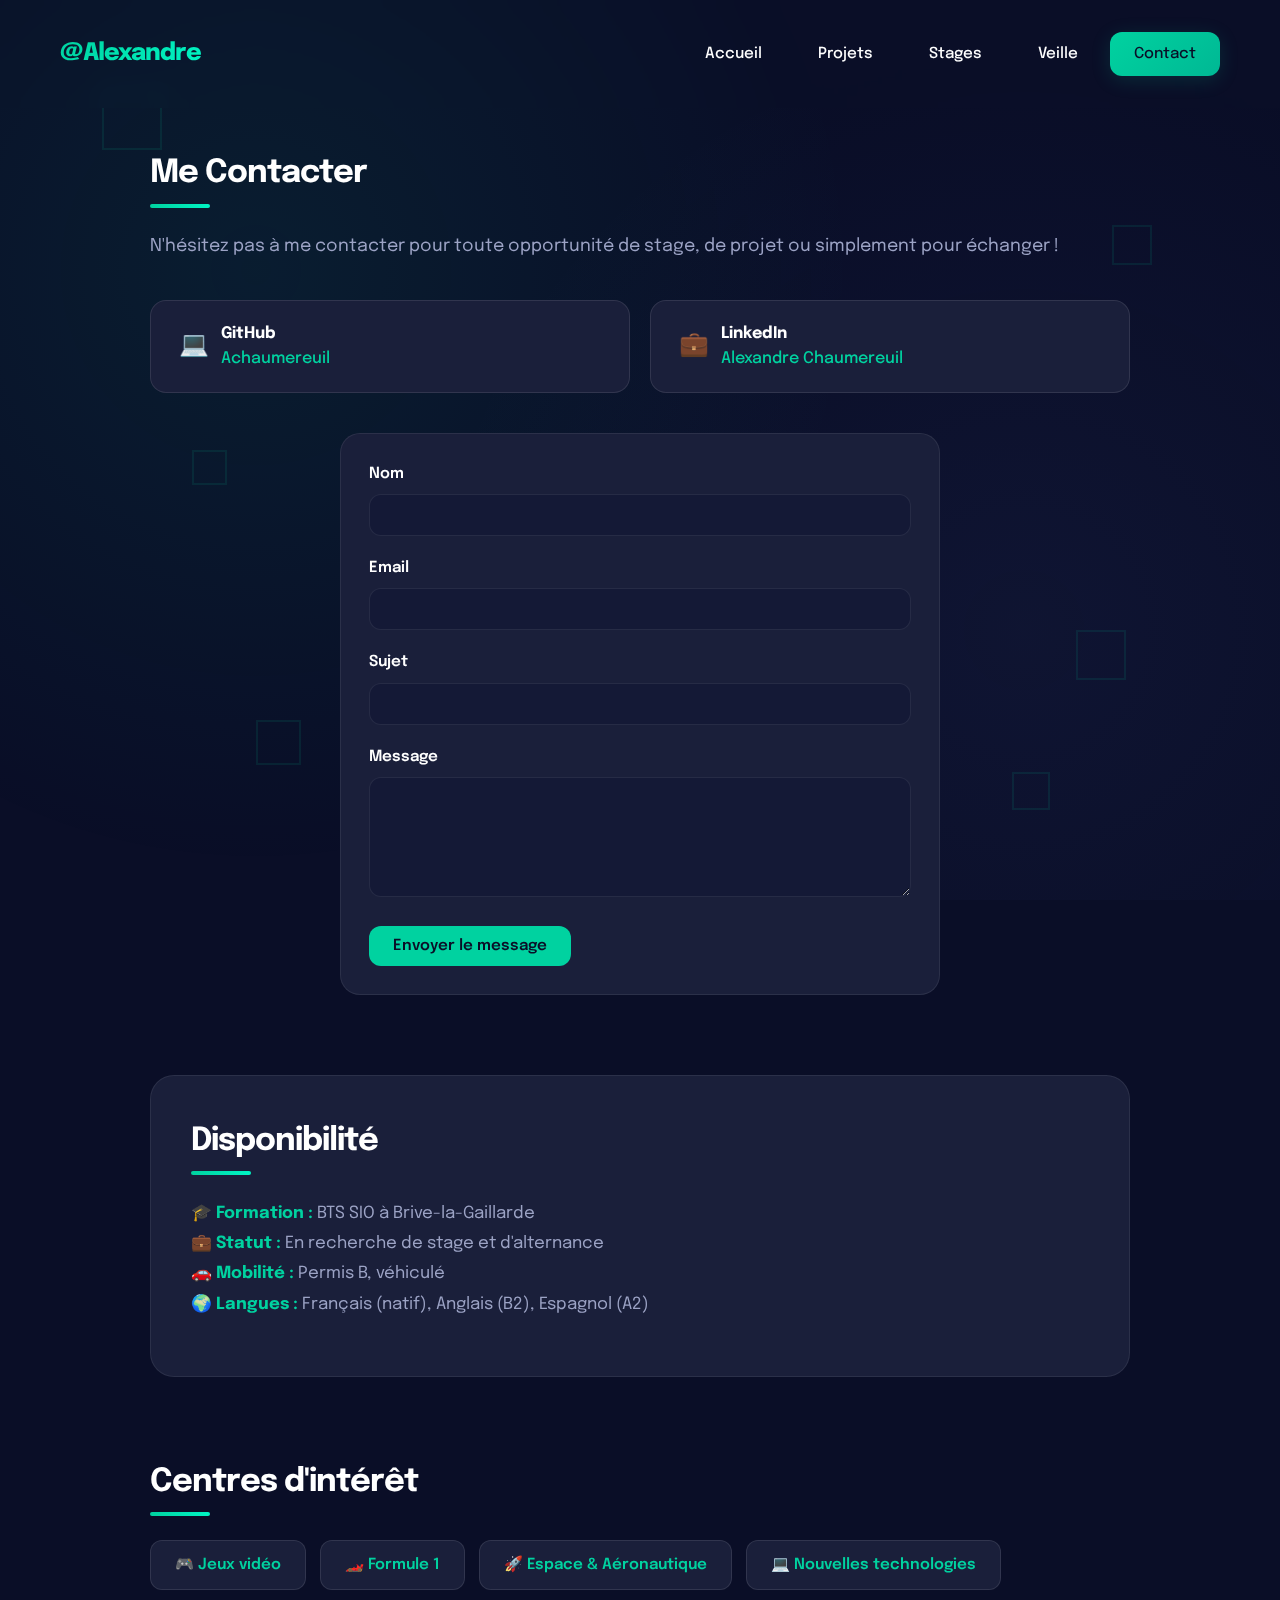
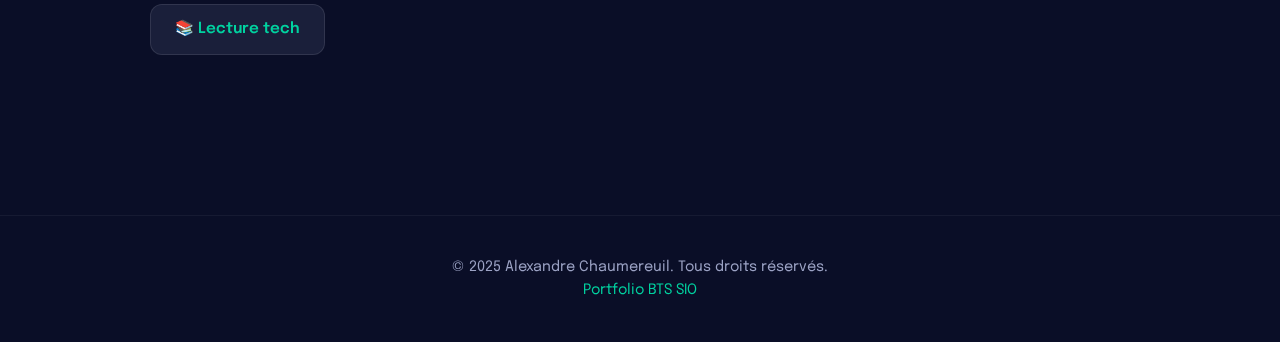
<file: contact.html>
<!DOCTYPE html>
<html lang="fr">
<head>
    <meta charset="UTF-8">
    <meta name="viewport" content="width=device-width, initial-scale=1.0">
    <title>Contact - Alexandre Chaumereuil</title>
    <link rel="stylesheet" href="Portfoliostyle.css">
</head>
<body>
    <div class="square square1"></div>
    <div class="square square2"></div>
    <div class="square square3"></div>
    <div class="square square4"></div>
    <div class="square square5"></div>
    <div class="square square6"></div>
    
    <header>
        <div class="logo">@Alexandre</div>
        <nav>
            <a href="index.html">Accueil</a>
            <a href="projets.html">Projets</a>
            <a href="stage.html">Stages</a>
            <a href="veille_informatique.html">Veille</a>
            <a href="contact.html" class="active">Contact</a>
        </nav>
    </header>
    
    <main>
        <section>
            <div class="section-title">Me Contacter</div>
            <p style="color:var(--muted);margin-bottom:40px;font-size:1.1em;">
                N'hésitez pas à me contacter pour toute opportunité de stage, de projet ou simplement pour échanger !
            </p>
            
            <div class="contact-list"> 
                <div class="contact-card">
                    <span style="font-size:1.5em;">💻</span>
                    <div>
                        <strong>GitHub</strong><br>
                        <a href="https://github.com/Achaumereuil" target="_blank" rel="noopener">Achaumereuil</a>
                    </div>
                </div>
                <div class="contact-card">
                    <span style="font-size:1.5em;">💼</span>
                    <div>
                        <strong>LinkedIn</strong><br>
                        <a href="#">Alexandre Chaumereuil</a>
                    </div>
                </div>
            </div>
            
            <form class="contact-form" action="#" method="post">
                <label for="name">Nom</label>
                <input type="text" id="name" name="name" required>
                
                <label for="email">Email</label>
                <input type="email" id="email" name="email" required>
                
                <label for="subject">Sujet</label>
                <input type="text" id="subject" name="subject" required>
                
                <label for="message">Message</label>
                <textarea id="message" name="message" required></textarea>
                
                <button type="submit">Envoyer le message</button>
            </form>
        </section>
        
        <section style="margin-top:60px;padding:40px;background:var(--card-bg);border-radius:24px;border:1px solid rgba(255,255,255,0.08);">
            <div class="section-title">Disponibilité</div>
            <div style="color:var(--muted);font-size:1.05em;line-height:1.8;">
                <p style="margin-bottom:16px;">
                    🎓 <strong style="color:var(--jade);">Formation :</strong> BTS SIO à Brive-la-Gaillarde<br>
                    💼 <strong style="color:var(--jade);">Statut :</strong> En recherche de stage et d'alternance<br>
                    🚗 <strong style="color:var(--jade);">Mobilité :</strong> Permis B, véhiculé<br>
                    🌍 <strong style="color:var(--jade);">Langues :</strong> Français (natif), Anglais (B2), Espagnol (A2)
                </p>
            </div>
        </section>
        
        <section style="margin-top:60px;">
            <div class="section-title">Centres d'intérêt</div>
            <div class="skills">
                <div class="skill">🎮 Jeux vidéo</div>
                <div class="skill">🏎️ Formule 1</div>
                <div class="skill">🚀 Espace & Aéronautique</div>
                <div class="skill">💻 Nouvelles technologies</div>
                <div class="skill">📚 Lecture tech</div>
            </div>
        </section>
    </main>
    
    <footer>
        &copy; 2025 Alexandre Chaumereuil. Tous droits réservés.<br>
        <span style="color:var(--jade);">Portfolio BTS SIO</span>
    </footer>
</body>
</html>
</file>
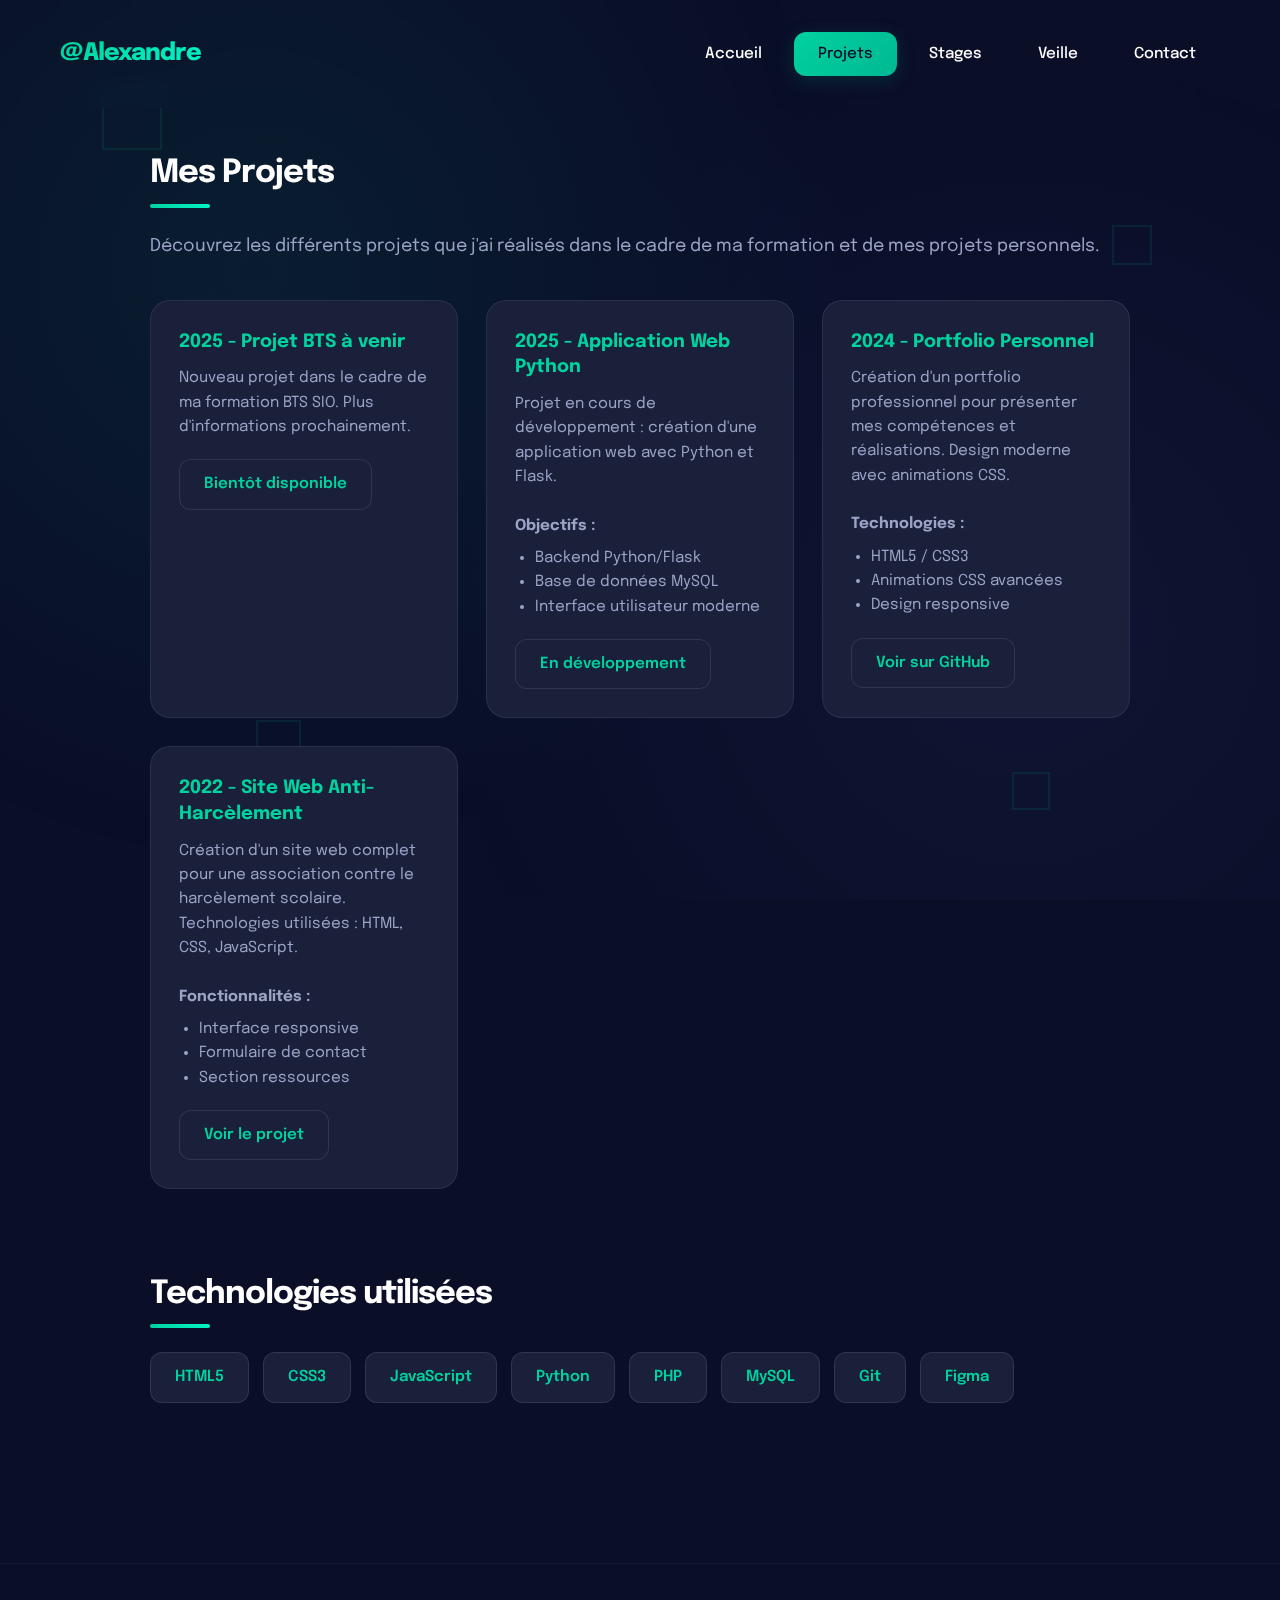
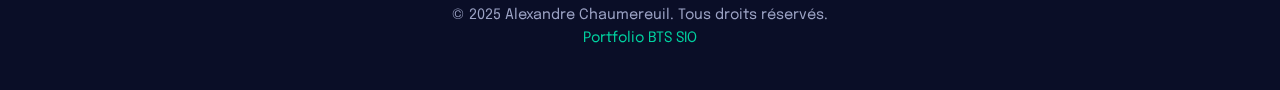
<file: projets.html>
<!DOCTYPE html>
<html lang="fr">
<head>
    <meta charset="UTF-8">
    <meta name="viewport" content="width=device-width, initial-scale=1.0">
    <title>Projets - Alexandre Chaumereuil</title>
    <link rel="stylesheet" href="Portfoliostyle.css">
</head>
<body>
    <div class="square square1"></div>
    <div class="square square2"></div>
    <div class="square square3"></div>
    <div class="square square4"></div>
    <div class="square square5"></div>
    <div class="square square6"></div>
    
    <header>
        <div class="logo">@Alexandre</div>
        <nav>
            <a href="index.html">Accueil</a>
            <a href="projets.html" class="active">Projets</a>
            <a href="stage.html">Stages</a>
            <a href="veille_informatique.html">Veille</a>
            <a href="contact.html">Contact</a>
        </nav>
    </header>
    
    <main>
        <section>
            <div class="section-title">Mes Projets</div>
            <p style="color:var(--muted);margin-bottom:40px;font-size:1.1em;">
                Découvrez les différents projets que j'ai réalisés dans le cadre de ma formation et de mes projets personnels.
            </p>
            
            <div class="projects">
                <div class="project-card">
                    <div class="project-title">2025 - Projet BTS à venir</div>
                    <div class="project-desc">
                        Nouveau projet dans le cadre de ma formation BTS SIO.
                        Plus d'informations prochainement.
                    </div>
                    <a class="skill" href="#">Bientôt disponible</a>
                </div>
                
                <div class="project-card">
                    <div class="project-title">2025 - Application Web Python</div>
                    <div class="project-desc">
                        Projet en cours de développement : création d'une application web avec Python et Flask.
                        <br><br>
                        <strong>Objectifs :</strong>
                        <ul style="margin-top:8px;padding-left:20px;color:var(--muted);">
                            <li>Backend Python/Flask</li>
                            <li>Base de données MySQL</li>
                            <li>Interface utilisateur moderne</li>
                        </ul>
                    </div>
                    <a class="skill" href="#">En développement</a>
                </div>
                
                <div class="project-card">
                    <div class="project-title">2024 - Portfolio Personnel</div>
                    <div class="project-desc">
                        Création d'un portfolio professionnel pour présenter mes compétences et réalisations.
                        Design moderne avec animations CSS.
                        <br><br>
                        <strong>Technologies :</strong>
                        <ul style="margin-top:8px;padding-left:20px;color:var(--muted);">
                            <li>HTML5 / CSS3</li>
                            <li>Animations CSS avancées</li>
                            <li>Design responsive</li>
                        </ul>
                    </div>
                    <a class="skill" href="https://github.com/Achaumereuil/Portfolio" target="_blank">Voir sur GitHub</a>
                </div>
                
                <div class="project-card">
                    <div class="project-title">2022 - Site Web Anti-Harcèlement</div>
                    <div class="project-desc">
                        Création d'un site web complet pour une association contre le harcèlement scolaire.
                        Technologies utilisées : HTML, CSS, JavaScript.
                        <br><br>
                        <strong>Fonctionnalités :</strong>
                        <ul style="margin-top:8px;padding-left:20px;color:var(--muted);">
                            <li>Interface responsive</li>
                            <li>Formulaire de contact</li>
                            <li>Section ressources</li>
                        </ul>
                    </div>
                    <a class="skill" href="#">Voir le projet</a>
                </div>
            </div>
        </section>
        
        <section style="margin-top:60px;">
            <div class="section-title">Technologies utilisées</div>
            <div class="skills">
                <div class="skill">HTML5</div>
                <div class="skill">CSS3</div>
                <div class="skill">JavaScript</div>
                <div class="skill">Python</div>
                <div class="skill">PHP</div>
                <div class="skill">MySQL</div>
                <div class="skill">Git</div>
                <div class="skill">Figma</div>
            </div>
        </section>
    </main>
    
    <footer>
        &copy; 2025 Alexandre Chaumereuil. Tous droits réservés.<br>
        <span style="color:var(--jade);">Portfolio BTS SIO</span>
    </footer>
</body>
</html>
</file>
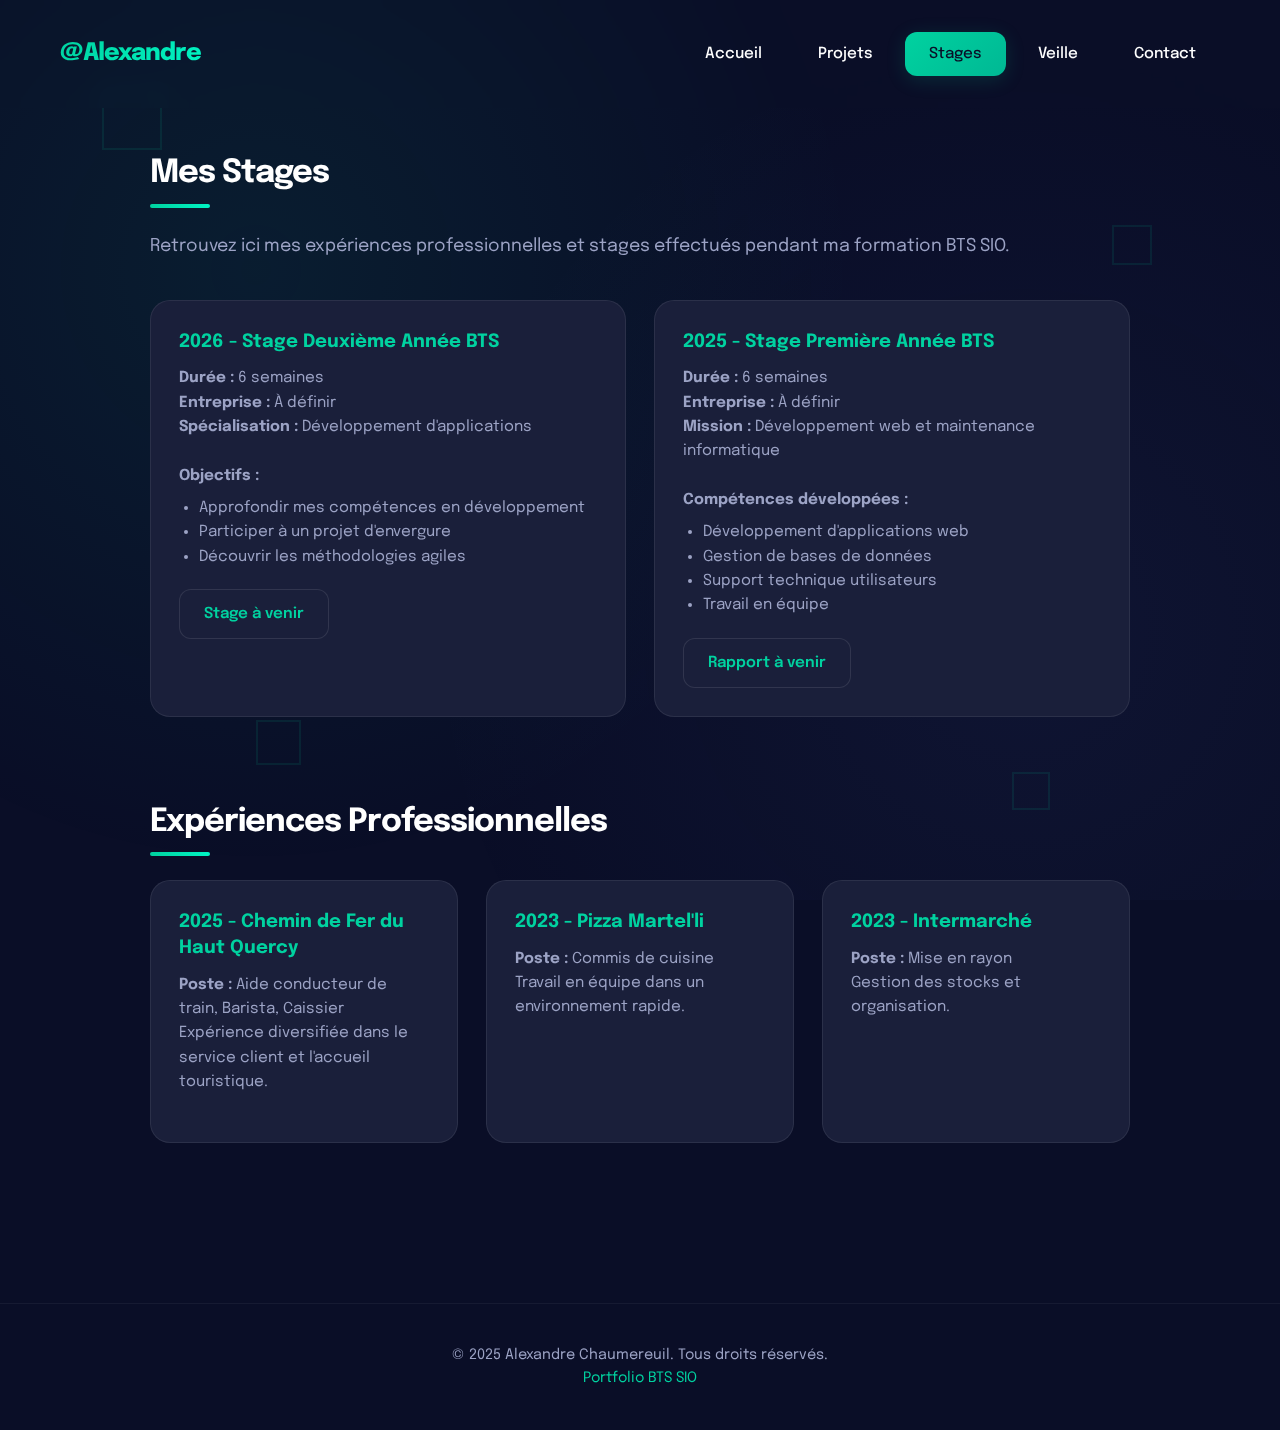
<file: stage.html>
<!DOCTYPE html>
<html lang="fr">
<head>
    <meta charset="UTF-8">
    <meta name="viewport" content="width=device-width, initial-scale=1.0">
    <title>Stages - Alexandre Chaumereuil</title>
    <link rel="stylesheet" href="Portfoliostyle.css">
</head>
<body>
    <div class="square square1"></div>
    <div class="square square2"></div>
    <div class="square square3"></div>
    <div class="square square4"></div>
    <div class="square square5"></div>
    <div class="square square6"></div>
    
    <header>
        <div class="logo">@Alexandre</div>
        <nav>
            <a href="index.html">Accueil</a>
            <a href="projets.html">Projets</a>
            <a href="stage.html" class="active">Stages</a>
            <a href="veille_informatique.html">Veille</a>
            <a href="contact.html">Contact</a>
        </nav>
    </header>
    
    <main>
        <section>
            <div class="section-title">Mes Stages</div>
            <p style="color:var(--muted);margin-bottom:40px;font-size:1.1em;">
                Retrouvez ici mes expériences professionnelles et stages effectués pendant ma formation BTS SIO.
            </p>
            
            <div class="projects">
                
                <div class="project-card">
                    <div class="project-title">2026 - Stage Deuxième Année BTS</div>
                    <div class="project-desc">
                        <strong>Durée :</strong> 6 semaines<br>
                        <strong>Entreprise :</strong> À définir<br>
                        <strong>Spécialisation :</strong> Développement d'applications
                        <br><br>
                        <strong>Objectifs :</strong>
                        <ul style="margin-top:8px;padding-left:20px;color:var(--muted);">
                            <li>Approfondir mes compétences en développement</li>
                            <li>Participer à un projet d'envergure</li>
                            <li>Découvrir les méthodologies agiles</li>
                        </ul>
                    </div>
                    <a class="skill" href="#">Stage à venir</a>
                </div>

                <div class="project-card">
                    <div class="project-title">2025 - Stage Première Année BTS</div>
                    <div class="project-desc">
                        <strong>Durée :</strong> 6 semaines<br>
                        <strong>Entreprise :</strong> À définir<br>
                        <strong>Mission :</strong> Développement web et maintenance informatique
                        <br><br>
                        <strong>Compétences développées :</strong>
                        <ul style="margin-top:8px;padding-left:20px;color:var(--muted);">
                            <li>Développement d'applications web</li>
                            <li>Gestion de bases de données</li>
                            <li>Support technique utilisateurs</li>
                            <li>Travail en équipe</li>
                        </ul>
                    </div>
                    <a class="skill" href="#">Rapport à venir</a>
                </div>
                
            </div>
        </section>
        
        <section style="margin-top:60px;">
            <div class="section-title">Expériences Professionnelles</div>
            <div class="projects">
                <div class="project-card">
                    <div class="project-title">2025 - Chemin de Fer du Haut Quercy</div>
                    <div class="project-desc">
                        <strong>Poste :</strong> Aide conducteur de train, Barista, Caissier<br>
                        Expérience diversifiée dans le service client et l'accueil touristique.
                    </div>
                </div>
                
                <div class="project-card">
                    <div class="project-title">2023 - Pizza Martel'li</div>
                    <div class="project-desc">
                        <strong>Poste :</strong> Commis de cuisine<br>
                        Travail en équipe dans un environnement rapide.
                    </div>
                </div>
                
                <div class="project-card">
                    <div class="project-title">2023 - Intermarché</div>
                    <div class="project-desc">
                        <strong>Poste :</strong> Mise en rayon<br>
                        Gestion des stocks et organisation.
                    </div>
                </div>
            </div>
        </section>
    </main>
    
    <footer>
        &copy; 2025 Alexandre Chaumereuil. Tous droits réservés.<br>
        <span style="color:var(--jade);">Portfolio BTS SIO</span>
    </footer>
</body>
</html>
</file>
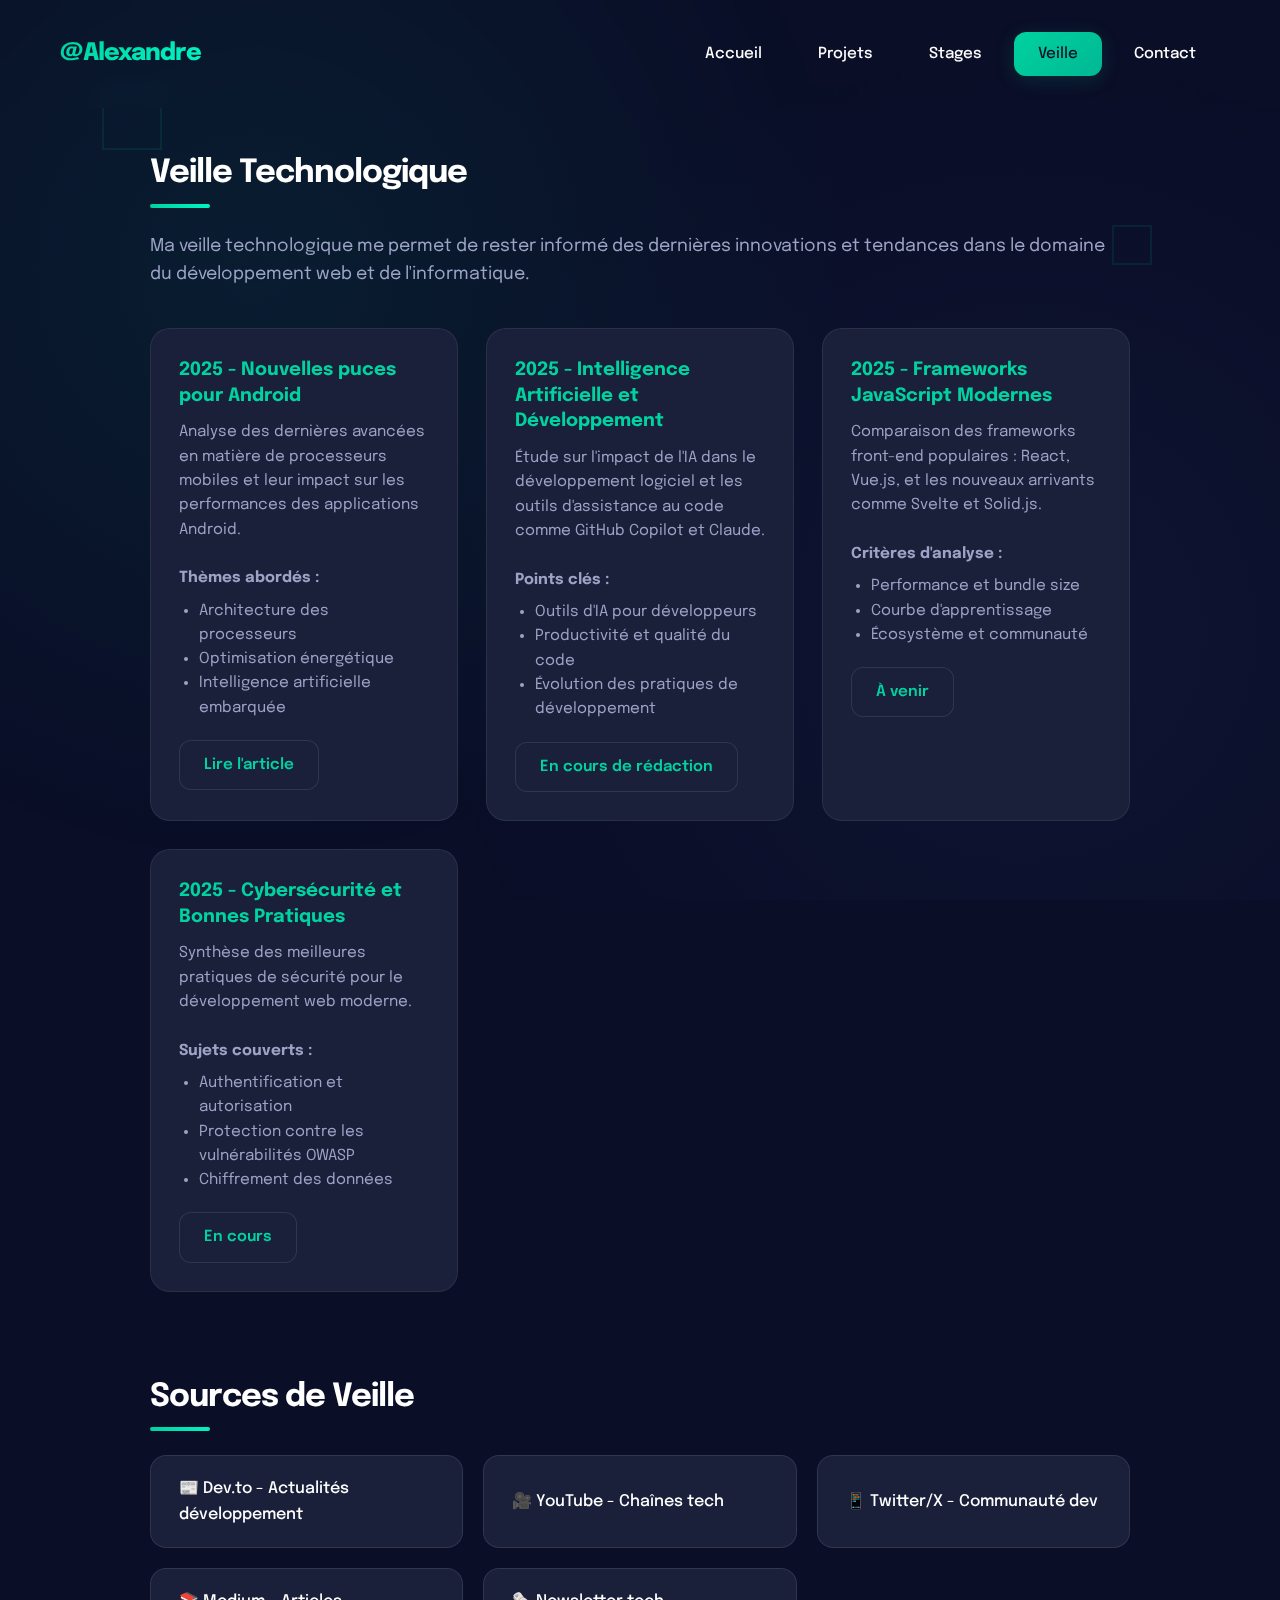
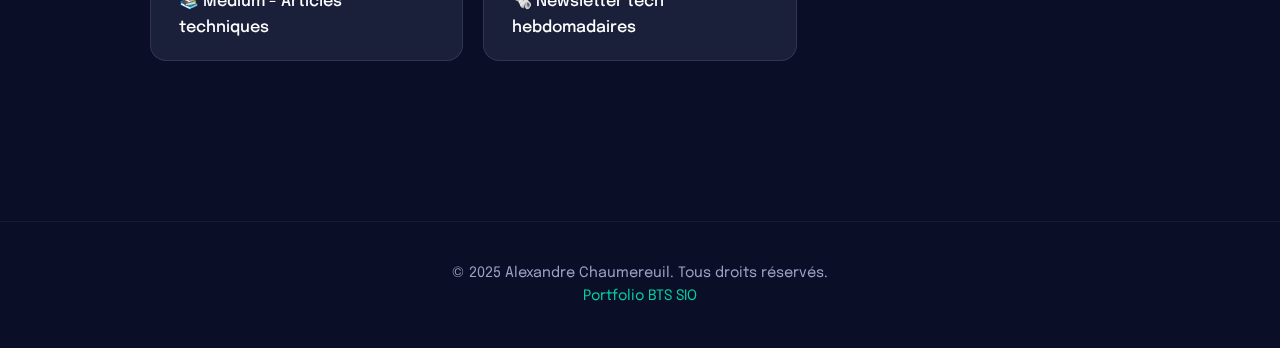
<file: veille_informatique.html>
<!DOCTYPE html>
<html lang="fr">
<head>
    <meta charset="UTF-8">
    <meta name="viewport" content="width=device-width, initial-scale=1.0">
    <title>Veille Technologique - Alexandre Chaumereuil</title>
    <link rel="stylesheet" href="Portfoliostyle.css">
</head>
<body>
    <div class="square square1"></div>
    <div class="square square2"></div>
    <div class="square square3"></div>
    <div class="square square4"></div>
    <div class="square square5"></div>
    <div class="square square6"></div>
    
    <header>
        <div class="logo">@Alexandre</div>
        <nav>
            <a href="index.html">Accueil</a>
            <a href="projets.html">Projets</a>
            <a href="stage.html">Stages</a>
            <a href="veille_informatique.html" class="active">Veille</a>
            <a href="contact.html">Contact</a>
        </nav>
    </header>
    
    <main>
        <section>
            <div class="section-title">Veille Technologique</div>
            <p style="color:var(--muted);margin-bottom:40px;font-size:1.1em;">
                Ma veille technologique me permet de rester informé des dernières innovations et tendances 
                dans le domaine du développement web et de l'informatique.
            </p>
            
            <div class="projects">
                <div class="project-card">
                    <div class="project-title">2025 - Nouvelles puces pour Android</div>
                    <div class="project-desc">
                        Analyse des dernières avancées en matière de processeurs mobiles et leur impact 
                        sur les performances des applications Android.
                        <br><br>
                        <strong>Thèmes abordés :</strong>
                        <ul style="margin-top:8px;padding-left:20px;color:var(--muted);">
                            <li>Architecture des processeurs</li>
                            <li>Optimisation énergétique</li>
                            <li>Intelligence artificielle embarquée</li>
                        </ul>
                    </div>
                    <a class="skill" href="#">Lire l'article</a>
                </div>
                
                <div class="project-card">
                    <div class="project-title">2025 - Intelligence Artificielle et Développement</div>
                    <div class="project-desc">
                        Étude sur l'impact de l'IA dans le développement logiciel et les outils d'assistance 
                        au code comme GitHub Copilot et Claude.
                        <br><br>
                        <strong>Points clés :</strong>
                        <ul style="margin-top:8px;padding-left:20px;color:var(--muted);">
                            <li>Outils d'IA pour développeurs</li>
                            <li>Productivité et qualité du code</li>
                            <li>Évolution des pratiques de développement</li>
                        </ul>
                    </div>
                    <a class="skill" href="#">En cours de rédaction</a>
                </div>
                
                <div class="project-card">
                    <div class="project-title">2025 - Frameworks JavaScript Modernes</div>
                    <div class="project-desc">
                        Comparaison des frameworks front-end populaires : React, Vue.js, et les nouveaux arrivants 
                        comme Svelte et Solid.js.
                        <br><br>
                        <strong>Critères d'analyse :</strong>
                        <ul style="margin-top:8px;padding-left:20px;color:var(--muted);">
                            <li>Performance et bundle size</li>
                            <li>Courbe d'apprentissage</li>
                            <li>Écosystème et communauté</li>
                        </ul>
                    </div>
                    <a class="skill" href="#">À venir</a>
                </div>
                
                <div class="project-card">
                    <div class="project-title">2025 - Cybersécurité et Bonnes Pratiques</div>
                    <div class="project-desc">
                        Synthèse des meilleures pratiques de sécurité pour le développement web moderne.
                        <br><br>
                        <strong>Sujets couverts :</strong>
                        <ul style="margin-top:8px;padding-left:20px;color:var(--muted);">
                            <li>Authentification et autorisation</li>
                            <li>Protection contre les vulnérabilités OWASP</li>
                            <li>Chiffrement des données</li>
                        </ul>
                    </div>
                    <a class="skill" href="#">En cours</a>
                </div>
            </div>
        </section>
        
        <section style="margin-top:60px;">
            <div class="section-title">Sources de Veille</div>
            <div class="contact-list">
                <div class="contact-card">
                    📰 Dev.to - Actualités développement
                </div>
                <div class="contact-card">
                    🎥 YouTube - Chaînes tech
                </div>
                <div class="contact-card">
                    📱 Twitter/X - Communauté dev
                </div>
                <div class="contact-card">
                    📚 Medium - Articles techniques
                </div>
                <div class="contact-card">
                    🗞️ Newsletter tech hebdomadaires
                </div>
            </div>
        </section>
    </main>
    
    <footer>
        &copy; 2025 Alexandre Chaumereuil. Tous droits réservés.<br>
        <span style="color:var(--jade);">Portfolio BTS SIO</span>
    </footer>
</body>
</html>
</file>
<file: Portfoliostyle.css>
/* Portfolio Alexandre Chaumereuil - Style Amélioré */
@import url('https://fonts.googleapis.com/css2?family=Epilogue:wght@400;500;600;700;800&family=JetBrains+Mono:wght@400;500&display=swap');

:root {
    --jade: #00d2a0;
    --jade-dark: #00b894;
    --jade-light: #00f5c4;
    --bg: #0a0e27;
    --bg-secondary: #141936;
    --card-bg: #1a1f3a;
    --text: #ffffff;
    --muted: #9ca3c5;
    --accent: #667eea;
    --shadow: rgba(0, 210, 160, 0.15);
}

* {
    margin: 0;
    padding: 0;
    box-sizing: border-box;
}

body {
    background: var(--bg);
    color: var(--text);
    font-family: 'Epilogue', -apple-system, BlinkMacSystemFont, sans-serif;
    min-height: 100vh;
    overflow-x: hidden;
    line-height: 1.6;
}

/* Background animated gradient */
body::before {
    content: '';
    position: fixed;
    top: 0;
    left: 0;
    width: 100%;
    height: 100%;
    background: 
        radial-gradient(circle at 20% 30%, rgba(0, 210, 160, 0.08) 0%, transparent 50%),
        radial-gradient(circle at 80% 70%, rgba(102, 126, 234, 0.06) 0%, transparent 50%);
    pointer-events: none;
    z-index: 0;
}

/* Header */
header {
    position: relative;
    z-index: 100;
    display: flex;
    justify-content: space-between;
    align-items: center;
    padding: 32px 60px;
    backdrop-filter: blur(10px);
    animation: slideDown 0.6s ease-out;
}

@keyframes slideDown {
    from {
        transform: translateY(-100%);
        opacity: 0;
    }
    to {
        transform: translateY(0);
        opacity: 1;
    }
}

.logo {
    font-weight: 800;
    font-size: 1.5em;
    letter-spacing: -1px;
    background: linear-gradient(135deg, var(--jade), var(--jade-light));
    -webkit-background-clip: text;
    -webkit-text-fill-color: transparent;
    background-clip: text;
    transition: transform 0.3s ease;
}

.logo:hover {
    transform: scale(1.05);
}

nav {
    display: flex;
    gap: 8px;
}

nav a {
    color: var(--text);
    text-decoration: none;
    font-weight: 500;
    padding: 10px 24px;
    border-radius: 12px;
    position: relative;
    transition: all 0.3s cubic-bezier(0.4, 0, 0.2, 1);
    font-size: 0.95em;
}

nav a::before {
    content: '';
    position: absolute;
    inset: 0;
    border-radius: 12px;
    background: linear-gradient(135deg, var(--jade), var(--jade-light));
    opacity: 0;
    transition: opacity 0.3s ease;
}

nav a span {
    position: relative;
    z-index: 1;
}

nav a:hover::before {
    opacity: 0.1;
}

nav a.active {
    background: linear-gradient(135deg, var(--jade), var(--jade-dark));
    color: var(--bg);
    box-shadow: 0 4px 20px var(--shadow);
}

/* Sidebar social */
.sidebar {
    position: fixed;
    left: 40px;
    top: 50%;
    transform: translateY(-50%);
    display: flex;
    flex-direction: column;
    gap: 20px;
    z-index: 100;
    animation: slideInLeft 0.8s ease-out 0.3s both;
}

@keyframes slideInLeft {
    from {
        transform: translateX(-100px) translateY(-50%);
        opacity: 0;
    }
    to {
        transform: translateX(0) translateY(-50%);
        opacity: 1;
    }
}

.sidebar a {
    display: flex;
    align-items: center;
    justify-content: center;
    width: 48px;
    height: 48px;
    background: var(--card-bg);
    border-radius: 12px;
    border: 1px solid rgba(255, 255, 255, 0.1);
    transition: all 0.3s ease;
    filter: brightness(1);
}

.sidebar a:hover {
    background: var(--jade);
    border-color: var(--jade);
    transform: translateX(5px);
    box-shadow: 0 4px 20px var(--shadow);
}

.sidebar a img {
    filter: brightness(0) invert(1);
    transition: filter 0.3s ease;
}

.sidebar a:hover img {
    filter: brightness(0) invert(0);
}

/* Main content */
main {
    position: relative;
    z-index: 1;
    max-width: 1100px;
    margin: 0 auto;
    padding: 40px 60px 80px;
}

/* Hero section */
.hero {
    display: flex;
    align-items: center;
    gap: 60px;
    margin: 80px 0 100px;
    animation: fadeInUp 0.8s ease-out 0.2s both;
}

@keyframes fadeInUp {
    from {
        transform: translateY(40px);
        opacity: 0;
    }
    to {
        transform: translateY(0);
        opacity: 1;
    }
}

.hero-text {
    flex: 1;
}

.hero-title {
    font-size: 3.5em;
    font-weight: 800;
    line-height: 1.1;
    margin-bottom: 16px;
    letter-spacing: -2px;
}

.hero-title span {
    display: block;
    background: linear-gradient(135deg, var(--jade), var(--jade-light));
    -webkit-background-clip: text;
    -webkit-text-fill-color: transparent;
    background-clip: text;
    font-size: 0.55em;
    font-weight: 600;
    margin-top: 8px;
    letter-spacing: 0;
}

.hero-desc {
    color: var(--muted);
    font-size: 1.15em;
    margin-bottom: 32px;
    line-height: 1.7;
}

.hero-img {
    width: 280px;
    height: 280px;
    object-fit: cover;
    border-radius: 24px;
    background: var(--card-bg);
    border: 2px solid var(--jade);
    box-shadow: 0 20px 60px var(--shadow);
    transition: transform 0.4s ease;
}

.hero-img:hover {
    transform: scale(1.05) rotate(2deg);
}

/* Quote */
.quote {
    position: relative;
    border-left: 4px solid var(--jade);
    padding: 28px 36px;
    margin: 60px 0;
    font-size: 1.2em;
    background: var(--card-bg);
    color: var(--text);
    font-style: italic;
    border-radius: 0 16px 16px 0;
    animation: fadeInUp 0.8s ease-out 0.4s both;
}

.quote::before {
    content: '"';
    position: absolute;
    top: -20px;
    left: 20px;
    font-size: 4em;
    color: var(--jade);
    opacity: 0.3;
    font-family: Georgia, serif;
}

/* Section */
section {
    margin-bottom: 80px;
    animation: fadeInUp 0.8s ease-out both;
}

section:nth-child(2) { animation-delay: 0.5s; }
section:nth-child(3) { animation-delay: 0.6s; }
section:nth-child(4) { animation-delay: 0.7s; }
section:nth-child(5) { animation-delay: 0.8s; }

.section-title {
    font-size: 2em;
    font-weight: 700;
    margin-bottom: 32px;
    position: relative;
    display: inline-block;
    letter-spacing: -1px;
}

.section-title::after {
    content: '';
    position: absolute;
    bottom: -8px;
    left: 0;
    width: 60px;
    height: 4px;
    background: linear-gradient(90deg, var(--jade), var(--jade-light));
    border-radius: 2px;
}

/* Projects grid */
.projects {
    display: grid;
    grid-template-columns: repeat(auto-fit, minmax(300px, 1fr));
    gap: 28px;
}

.project-card {
    background: var(--card-bg);
    border: 1px solid rgba(255, 255, 255, 0.08);
    border-radius: 20px;
    padding: 28px;
    transition: all 0.4s cubic-bezier(0.4, 0, 0.2, 1);
    position: relative;
    overflow: hidden;
}

.project-card::before {
    content: '';
    position: absolute;
    top: 0;
    left: 0;
    right: 0;
    height: 4px;
    background: linear-gradient(90deg, var(--jade), var(--jade-light));
    transform: scaleX(0);
    transform-origin: left;
    transition: transform 0.4s ease;
}

.project-card:hover::before {
    transform: scaleX(1);
}

.project-card:hover {
    transform: translateY(-8px);
    border-color: var(--jade);
    box-shadow: 0 20px 40px var(--shadow);
}

.project-title {
    font-weight: 700;
    font-size: 1.15em;
    color: var(--jade);
    margin-bottom: 12px;
    line-height: 1.4;
}

.project-desc {
    color: var(--muted);
    font-size: 0.95em;
    margin-bottom: 20px;
    line-height: 1.6;
}

/* Skills */
.skills {
    display: flex;
    gap: 14px;
    flex-wrap: wrap;
}

.skill {
    background: var(--card-bg);
    border: 1px solid rgba(255, 255, 255, 0.1);
    border-radius: 12px;
    padding: 12px 24px;
    color: var(--jade);
    font-weight: 600;
    font-size: 0.95em;
    transition: all 0.3s ease;
    cursor: pointer;
    text-decoration: none;
    display: inline-block;
}

.skill:hover {
    background: var(--jade);
    color: var(--bg);
    transform: translateY(-3px);
    box-shadow: 0 10px 25px var(--shadow);
}

button.skill {
    border: none;
    font-family: inherit;
}

/* Contact Form */
.contact-form {
    background: var(--card-bg);
    border: 1px solid rgba(255, 255, 255, 0.08);
    border-radius: 20px;
    padding: 28px;
    max-width: 600px;
    margin: 40px auto 0;
}

.contact-form label {
    display: block;
    color: var(--text);
    font-weight: 600;
    margin-bottom: 8px;
    font-size: 0.95em;
}

.contact-form input,
.contact-form textarea {
    background: var(--bg-secondary);
    border: 1px solid rgba(255, 255, 255, 0.08);
    border-radius: 12px;
    padding: 12px 16px;
    color: var(--text);
    font-family: inherit;
    font-size: 0.95em;
    width: 100%;
    box-sizing: border-box;
    transition: border-color 0.3s ease;
    margin-bottom: 20px;
}

.contact-form input:focus,
.contact-form textarea:focus {
    outline: none;
    border-color: var(--jade);
}

.contact-form textarea {
    resize: vertical;
    min-height: 120px;
}

.contact-form button {
    background: var(--jade);
    color: var(--bg);
    border: none;
    border-radius: 12px;
    padding: 12px 24px;
    font-weight: 600;
    font-size: 0.95em;
    cursor: pointer;
    transition: all 0.3s ease;
    font-family: inherit;
}

.contact-form button:hover {
    background: var(--jade-dark);
    transform: translateY(-2px);
    box-shadow: 0 8px 20px var(--shadow);
}

/* About section */
.about {
    display: flex;
    gap: 48px;
    align-items: center;
    padding: 40px;
    background: var(--card-bg);
    border-radius: 24px;
    border: 1px solid rgba(255, 255, 255, 0.08);
}

.about-text {
    flex: 1;
}

.about-img {
    width: 220px;
    height: 220px;
    object-fit: cover;
    border-radius: 20px;
    border: 2px solid var(--jade);
    box-shadow: 0 15px 40px var(--shadow);
}

/* Contact list */
.contact-list {
    display: grid;
    grid-template-columns: repeat(auto-fit, minmax(250px, 1fr));
    gap: 20px;
}

.contact-card {
    background: var(--card-bg);
    border: 1px solid rgba(255, 255, 255, 0.1);
    border-radius: 16px;
    padding: 20px 28px;
    color: var(--text);
    font-weight: 500;
    transition: all 0.3s ease;
    display: flex;
    align-items: center;
    gap: 12px;
}

.contact-card:hover {
    border-color: var(--jade);
    transform: translateX(8px);
    box-shadow: 0 8px 24px var(--shadow);
}

.contact-card a {
    color: var(--jade);
    text-decoration: none;
    transition: color 0.3s ease;
}

.contact-card a:hover {
    color: var(--jade-light);
    text-decoration: underline;
}

/* Footer */
footer {
    position: relative;
    z-index: 1;
    text-align: center;
    color: var(--muted);
    padding: 40px 20px;
    font-size: 0.9em;
    border-top: 1px solid rgba(255, 255, 255, 0.05);
}

/* Decorative squares */
.square {
    position: fixed;
    border: 2px solid var(--jade);
    opacity: 0.1;
    animation: float 20s infinite ease-in-out;
    pointer-events: none;
    z-index: 0;
}

@keyframes float {
    0%, 100% { transform: translate(0, 0) rotate(0deg); }
    25% { transform: translate(20px, 20px) rotate(90deg); }
    50% { transform: translate(0, 40px) rotate(180deg); }
    75% { transform: translate(-20px, 20px) rotate(270deg); }
}

.square1 { top: 10%; left: 8%; width: 60px; height: 60px; animation-delay: 0s; }
.square2 { top: 25%; right: 10%; width: 40px; height: 40px; animation-delay: -5s; }
.square3 { top: 50%; left: 15%; width: 35px; height: 35px; animation-delay: -10s; }
.square4 { top: 70%; right: 12%; width: 50px; height: 50px; animation-delay: -15s; }
.square5 { bottom: 15%; left: 20%; width: 45px; height: 45px; animation-delay: -7s; }
.square6 { bottom: 10%; right: 18%; width: 38px; height: 38px; animation-delay: -12s; }

/* Responsive */
@media (max-width: 1024px) {
    header {
        padding: 24px 40px;
    }
    
    main {
        padding: 32px 40px 60px;
    }
    
    .sidebar {
        left: 20px;
    }
    
    .hero {
        gap: 40px;
        margin: 60px 0 80px;
    }
    
    .hero-title {
        font-size: 2.8em;
    }
}

@media (max-width: 768px) {
    header {
        flex-direction: column;
        gap: 20px;
        padding: 20px;
    }
    
    nav {
        flex-wrap: wrap;
        justify-content: center;
        gap: 8px;
    }
    
    nav a {
        padding: 8px 16px;
        font-size: 0.9em;
    }
    
    .sidebar {
        position: static;
        flex-direction: row;
        justify-content: center;
        transform: none;
        margin: 20px 0;
        animation: fadeInUp 0.8s ease-out 0.3s both;
    }
    
    main {
        padding: 20px;
    }
    
    .hero {
        flex-direction: column-reverse;
        text-align: center;
        margin: 40px 0 60px;
        gap: 32px;
    }
    
    .hero-title {
        font-size: 2.2em;
    }
    
    .hero-img {
        width: 220px;
        height: 220px;
    }
    
    .projects {
        grid-template-columns: 1fr;
    }
    
    .about {
        flex-direction: column;
        text-align: center;
        padding: 28px;
    }
    
    .contact-list {
        grid-template-columns: 1fr;
    }
    
    .section-title {
        font-size: 1.6em;
    }
}

/* Loading animation for skill badges */
.skill {
    animation: popIn 0.4s cubic-bezier(0.68, -0.55, 0.265, 1.55) both;
}

.skill:nth-child(1) { animation-delay: 0.1s; }
.skill:nth-child(2) { animation-delay: 0.15s; }
.skill:nth-child(3) { animation-delay: 0.2s; }
.skill:nth-child(4) { animation-delay: 0.25s; }
.skill:nth-child(5) { animation-delay: 0.3s; }
.skill:nth-child(6) { animation-delay: 0.35s; }
.skill:nth-child(7) { animation-delay: 0.4s; }
.skill:nth-child(8) { animation-delay: 0.45s; }

@keyframes popIn {
    from {
        transform: scale(0);
        opacity: 0;
    }
    to {
        transform: scale(1);
        opacity: 1;
    }
}
</file>
